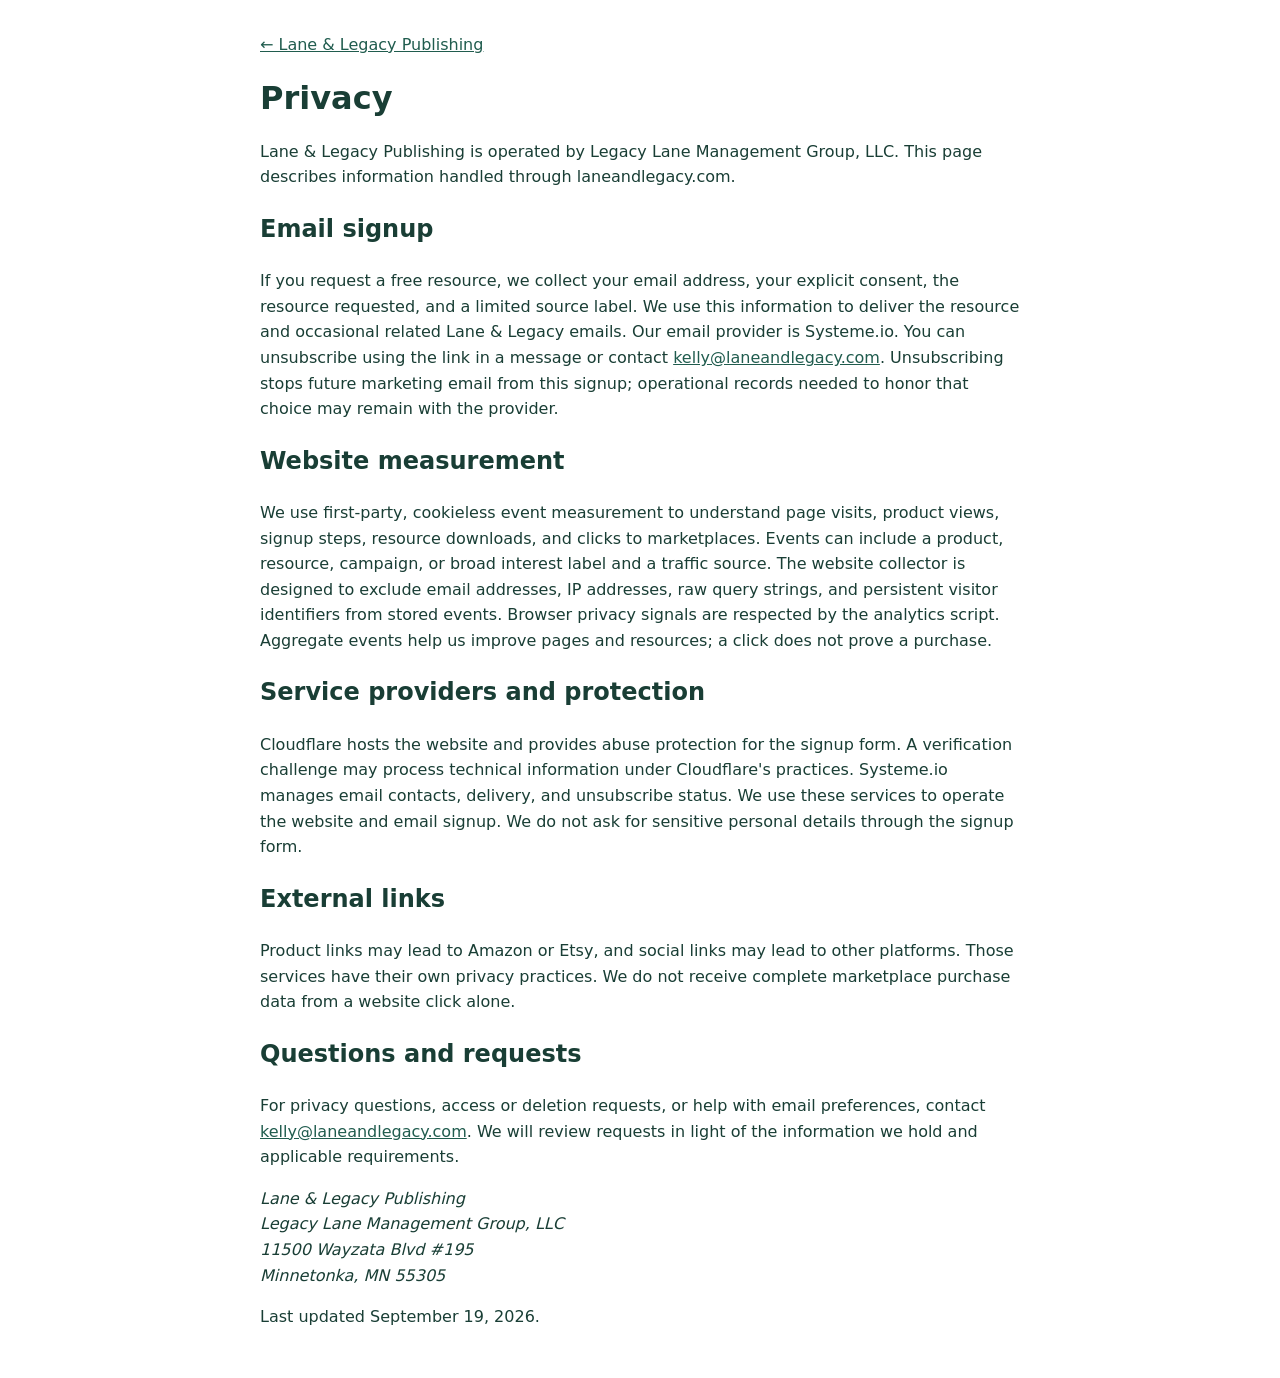
<file: privacy.html>
<!doctype html>
<html lang="en"><head><meta charset="utf-8"><meta name="viewport" content="width=device-width,initial-scale=1"><title>Privacy | Lane &amp; Legacy Publishing</title><style>body{font:16px/1.6 system-ui,sans-serif;max-width:760px;margin:auto;padding:2rem;color:#193e35}a{color:#205c4e}h1{line-height:1.2}</style></head><body>
<a href="/">← Lane &amp; Legacy Publishing</a><h1>Privacy</h1>
<p>Lane &amp; Legacy Publishing is operated by Legacy Lane Management Group, LLC. This page describes information handled through laneandlegacy.com.</p>
<h2>Email signup</h2><p>If you request a free resource, we collect your email address, your explicit consent, the resource requested, and a limited source label. We use this information to deliver the resource and occasional related Lane &amp; Legacy emails. Our email provider is Systeme.io. You can unsubscribe using the link in a message or contact <a href="mailto:kelly@laneandlegacy.com">kelly@laneandlegacy.com</a>. Unsubscribing stops future marketing email from this signup; operational records needed to honor that choice may remain with the provider.</p>
<h2>Website measurement</h2><p>We use first-party, cookieless event measurement to understand page visits, product views, signup steps, resource downloads, and clicks to marketplaces. Events can include a product, resource, campaign, or broad interest label and a traffic source. The website collector is designed to exclude email addresses, IP addresses, raw query strings, and persistent visitor identifiers from stored events. Browser privacy signals are respected by the analytics script. Aggregate events help us improve pages and resources; a click does not prove a purchase.</p>
<h2>Service providers and protection</h2><p>Cloudflare hosts the website and provides abuse protection for the signup form. A verification challenge may process technical information under Cloudflare's practices. Systeme.io manages email contacts, delivery, and unsubscribe status. We use these services to operate the website and email signup. We do not ask for sensitive personal details through the signup form.</p>
<h2>External links</h2><p>Product links may lead to Amazon or Etsy, and social links may lead to other platforms. Those services have their own privacy practices. We do not receive complete marketplace purchase data from a website click alone.</p>
<h2>Questions and requests</h2><p>For privacy questions, access or deletion requests, or help with email preferences, contact <a href="mailto:kelly@laneandlegacy.com">kelly@laneandlegacy.com</a>. We will review requests in light of the information we hold and applicable requirements.</p><address>Lane &amp; Legacy Publishing<br>Legacy Lane Management Group, LLC<br>11500 Wayzata Blvd #195<br>Minnetonka, MN 55305</address>
<p>Last updated September 19, 2026.</p></body></html>
</file>
